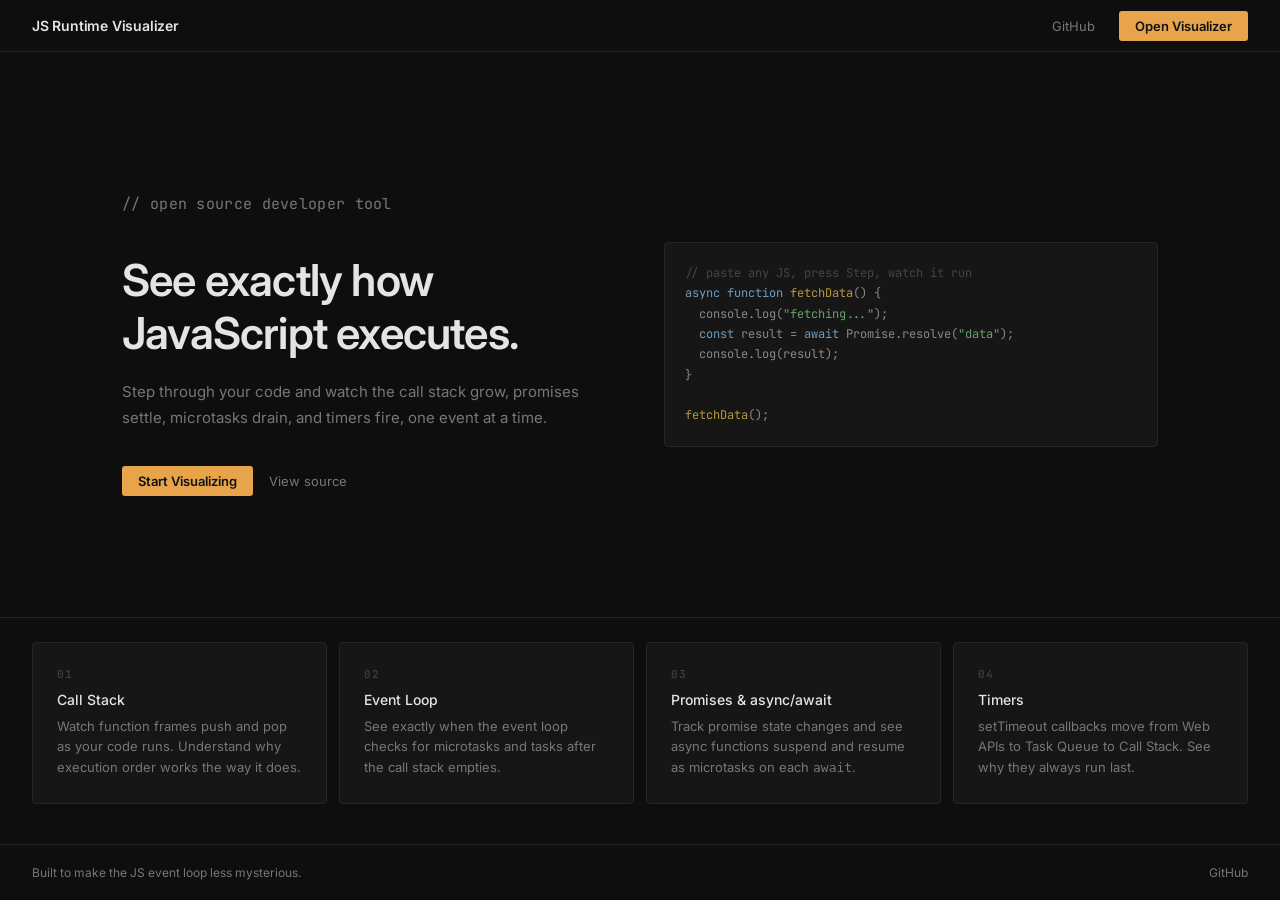
<file: index.html>
<!DOCTYPE html>
<html lang="en">
<head>
    <meta charset="UTF-8">
    <meta name="viewport" content="width=device-width, initial-scale=1.0">
    <title>JS Runtime Visualizer</title>
    <meta name="description" content="Step through JavaScript and watch the call stack, event loop, promises and microtasks in real time.">
    <link rel="preconnect" href="https://fonts.googleapis.com">
    <link rel="preconnect" href="https://fonts.gstatic.com" crossorigin>
    <link href="https://fonts.googleapis.com/css2?family=Inter:wght@400;500;600&family=JetBrains+Mono:wght@400;500&display=swap" rel="stylesheet">
    <style>
        *, *::before, *::after { box-sizing: border-box; margin: 0; padding: 0; }

        :root {
            --bg:     #0e0e0e;
            --panel:  #161616;
            --border: #262626;
            --accent: #e8a44a;
            --t1: #e4e4e4;
            --t2: #777;
            --t3: #3e3e3e;
        }

        body {
            font-family: 'Inter', sans-serif;
            background: var(--bg);
            color: var(--t1);
            min-height: 100vh;
            display: flex;
            flex-direction: column;
        }

        /* nav */
        nav {
            display: flex;
            align-items: center;
            justify-content: space-between;
            height: 52px;
            padding: 0 32px;
            border-bottom: 1px solid var(--border);
        }

        .nav-logo {
            font-size: 14px;
            font-weight: 600;
            color: var(--t1);
            text-decoration: none;
            letter-spacing: -0.2px;
        }

        .nav-links {
            display: flex;
            align-items: center;
            gap: 24px;
        }

        .nav-links a {
            font-size: 13px;
            color: var(--t2);
            text-decoration: none;
            transition: color 0.15s;
        }
        .nav-links a:hover { color: var(--t1); }

        .btn-primary {
            display: inline-block;
            padding: 7px 16px;
            background: var(--accent);
            color: #111 !important;
            font-size: 13px;
            font-weight: 600;
            font-family: 'Inter', sans-serif;
            border-radius: 3px;
            text-decoration: none;
            transition: background 0.15s;
        }
        .btn-primary:hover { background: #d4943c; color: #111 !important; }

        /* hero */
        .hero-section {
            flex: 1;
            display: grid;
            grid-template-columns: 1fr 1fr;
            align-items: center;
            gap: 48px;
            padding: 80px 32px 60px;
            max-width: 1100px;
            width: 100%;
            margin: 0 auto;
        }

        .hero {
            display: flex;
            flex-direction: column;
            align-items: flex-start;
        }

        .hero-tag {
            font-size: 12px;
            font-family: 'JetBrains Mono', monospace;
            color: var(--accent);
            margin-bottom: 24px;
            letter-spacing: 0.3px;
        }

        .hero h1 {
            font-size: clamp(28px, 5vw, 44px);
            font-weight: 600;
            line-height: 1.2;
            letter-spacing: -0.8px;
            color: var(--t1);
            margin-bottom: 20px;
        }

        .hero p {
            font-size: 15px;
            color: var(--t2);
            line-height: 1.7;
            max-width: 480px;
            margin-bottom: 36px;
        }

        .hero-actions {
            display: flex;
            align-items: center;
            gap: 16px;
        }

        .btn-ghost {
            font-size: 13px;
            color: var(--t2);
            text-decoration: none;
            transition: color 0.15s;
        }
        .btn-ghost:hover { color: var(--t1); }

        /* features */
        .features {
            display: grid;
            grid-template-columns: repeat(auto-fit, minmax(200px, 1fr));
            gap: 12px;
            padding: 24px 32px 40px;
            background: var(--bg);
            border-top: 1px solid var(--border);
        }

        .feature {
            background: var(--panel);
            border: 1px solid var(--border);
            border-radius: 4px;
            padding: 24px;
        }

        .feature-label {
            font-size: 11px;
            font-weight: 600;
            text-transform: uppercase;
            letter-spacing: 0.7px;
            color: var(--t3);
            margin-bottom: 10px;
            font-family: 'JetBrains Mono', monospace;
        }

        .feature h3 {
            font-size: 14px;
            font-weight: 500;
            color: var(--t1);
            margin-bottom: 8px;
        }

        .feature p {
            font-size: 13px;
            color: var(--t2);
            line-height: 1.6;
        }

        /* code preview */
        .code-block {
            background: var(--panel);
            border: 1px solid var(--border);
            border-radius: 4px;
            padding: 20px;
            font-family: 'JetBrains Mono', monospace;
            font-size: 12px;
            line-height: 1.7;
            color: #888;
            width: 100%;
        }

        .code-block .k  { color: #6c9bbf; }   /* keyword */
        .code-block .s  { color: #6a9f6a; }   /* string */
        .code-block .fn { color: #b8973a; }   /* function name */
        .code-block .c  { color: #444; }      /* comment */

        footer {
            padding: 20px 32px;
            border-top: 1px solid var(--border);
            font-size: 12px;
            color: var(--t2);
            display: flex;
            align-items: center;
            justify-content: space-between;
        }

        footer a { color: var(--t2); text-decoration: none; }
        footer a:hover { color: var(--t1); }

        @media (max-width: 760px) {
            nav { padding: 0 16px; }
            .hero-section { grid-template-columns: 1fr; padding: 48px 16px 36px; gap: 28px; }
            footer { padding: 16px; flex-direction: column; gap: 8px; }
        }
    </style>
</head>
<body>

    <nav>
        <a href="/" class="nav-logo">JS Runtime Visualizer</a>
        <div class="nav-links">
            <a href="https://github.com/JainAtishya/js-runtime-visualizer" target="_blank">GitHub</a>
            <a href="app.html" class="btn-primary">Open Visualizer</a>
        </div>
    </nav>

    <div class="hero-section">
        <div class="hero">
            <p class="hero-tag">// open source developer tool</p>
            <h1>See exactly how JavaScript executes.</h1>
            <p>Step through your code and watch the call stack grow, promises settle, microtasks drain, and timers fire, one event at a time.</p>
            <div class="hero-actions">
                <a href="app.html" class="btn-primary">Start Visualizing</a>
                <a href="https://github.com/JainAtishya/js-runtime-visualizer" target="_blank" class="btn-ghost">View source</a>
            </div>
        </div>

        <div class="code-block">
            <span class="c">// paste any JS, press Step, watch it run</span><br>
            <span class="k">async function</span> <span class="fn">fetchData</span>() {<br>
            &nbsp;&nbsp;console.log(<span class="s">"fetching..."</span>);<br>
            &nbsp;&nbsp;<span class="k">const</span> result = <span class="k">await</span> Promise.resolve(<span class="s">"data"</span>);<br>
            &nbsp;&nbsp;console.log(result);<br>
            }<br>
            <br>
            <span class="fn">fetchData</span>();
        </div>
    </div>

    <div class="features">
        <div class="feature">
            <div class="feature-label">01</div>
            <h3>Call Stack</h3>
            <p>Watch function frames push and pop as your code runs. Understand why execution order works the way it does.</p>
        </div>
        <div class="feature">
            <div class="feature-label">02</div>
            <h3>Event Loop</h3>
            <p>See exactly when the event loop checks for microtasks and tasks after the call stack empties.</p>
        </div>
        <div class="feature">
            <div class="feature-label">03</div>
            <h3>Promises & async/await</h3>
            <p>Track promise state changes and see async functions suspend and resume as microtasks on each <code>await</code>.</p>
        </div>
        <div class="feature">
            <div class="feature-label">04</div>
            <h3>Timers</h3>
            <p>setTimeout callbacks move from Web APIs to Task Queue to Call Stack. See why they always run last.</p>
        </div>
    </div>

    <footer>
        <span>Built to make the JS event loop less mysterious.</span>
        <a href="https://github.com/JainAtishya/js-runtime-visualizer" target="_blank">GitHub</a>
    </footer>

</body>
</html>
</file>
